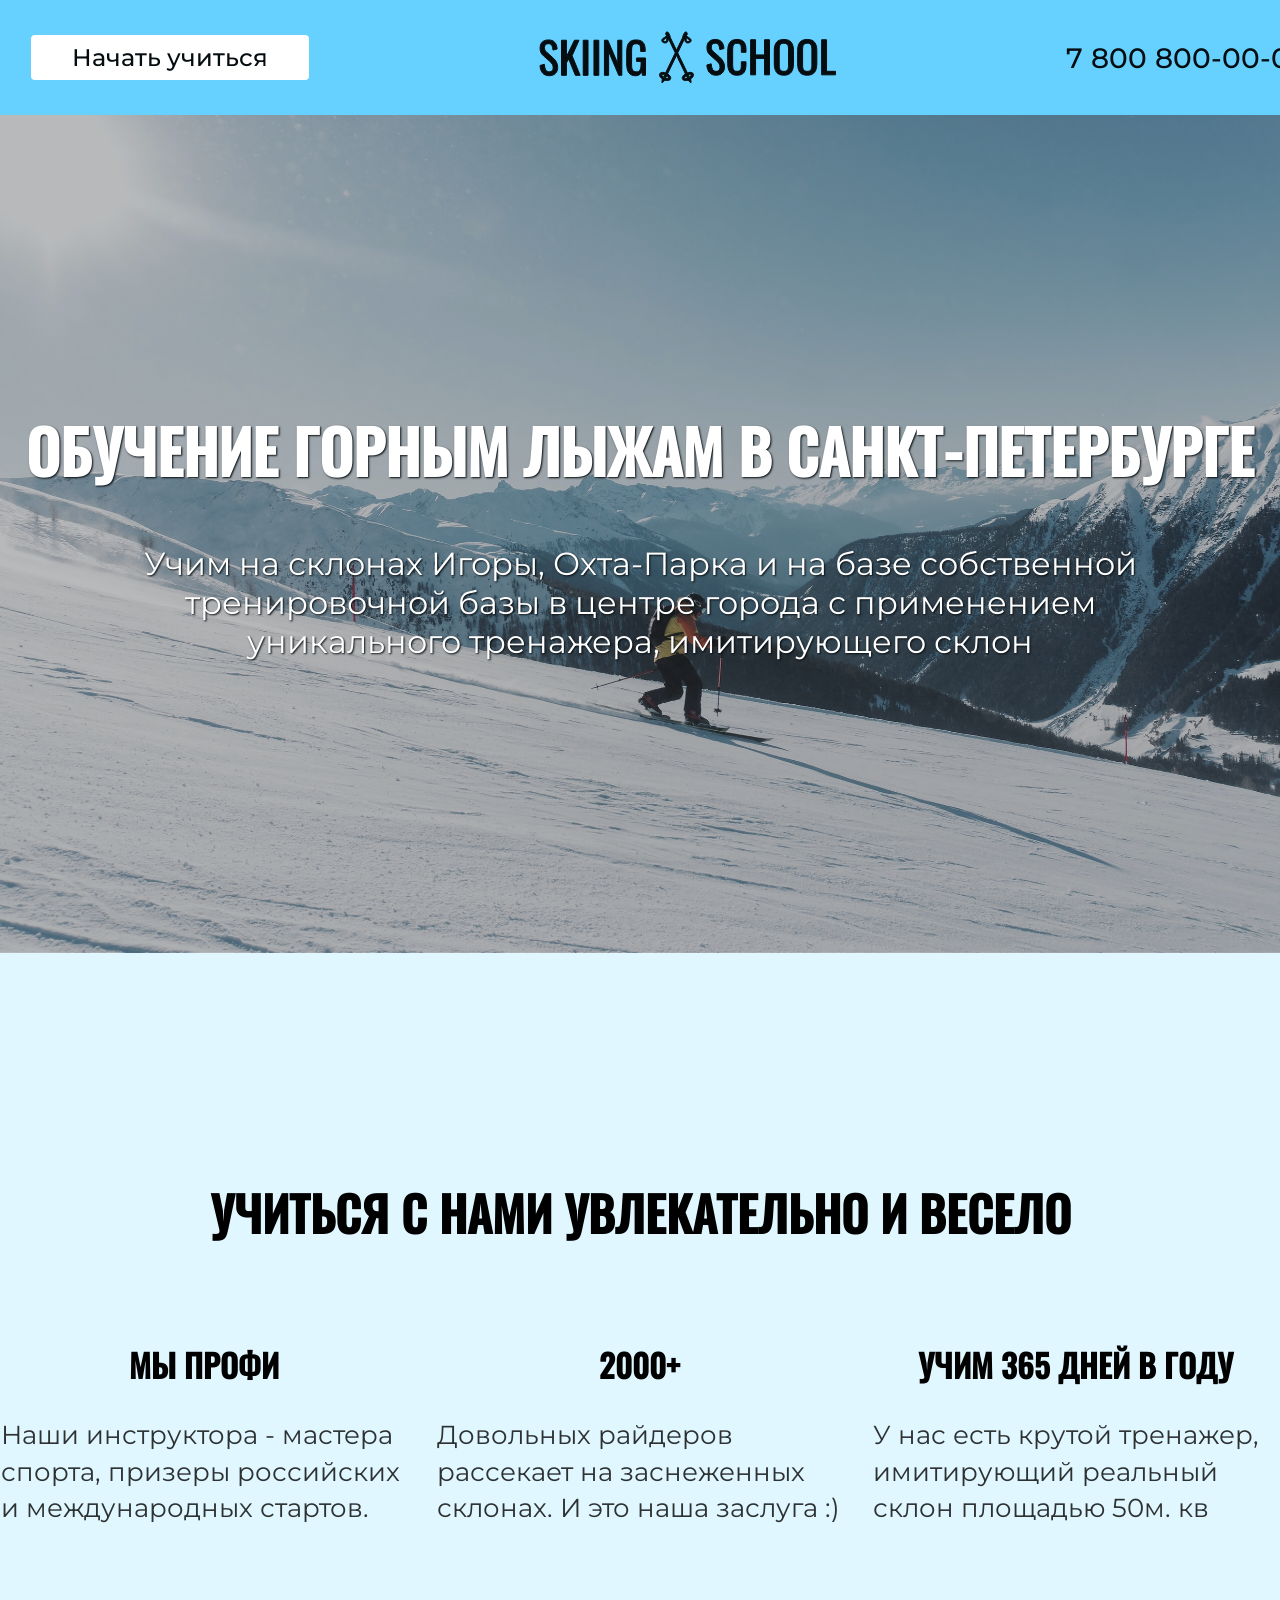
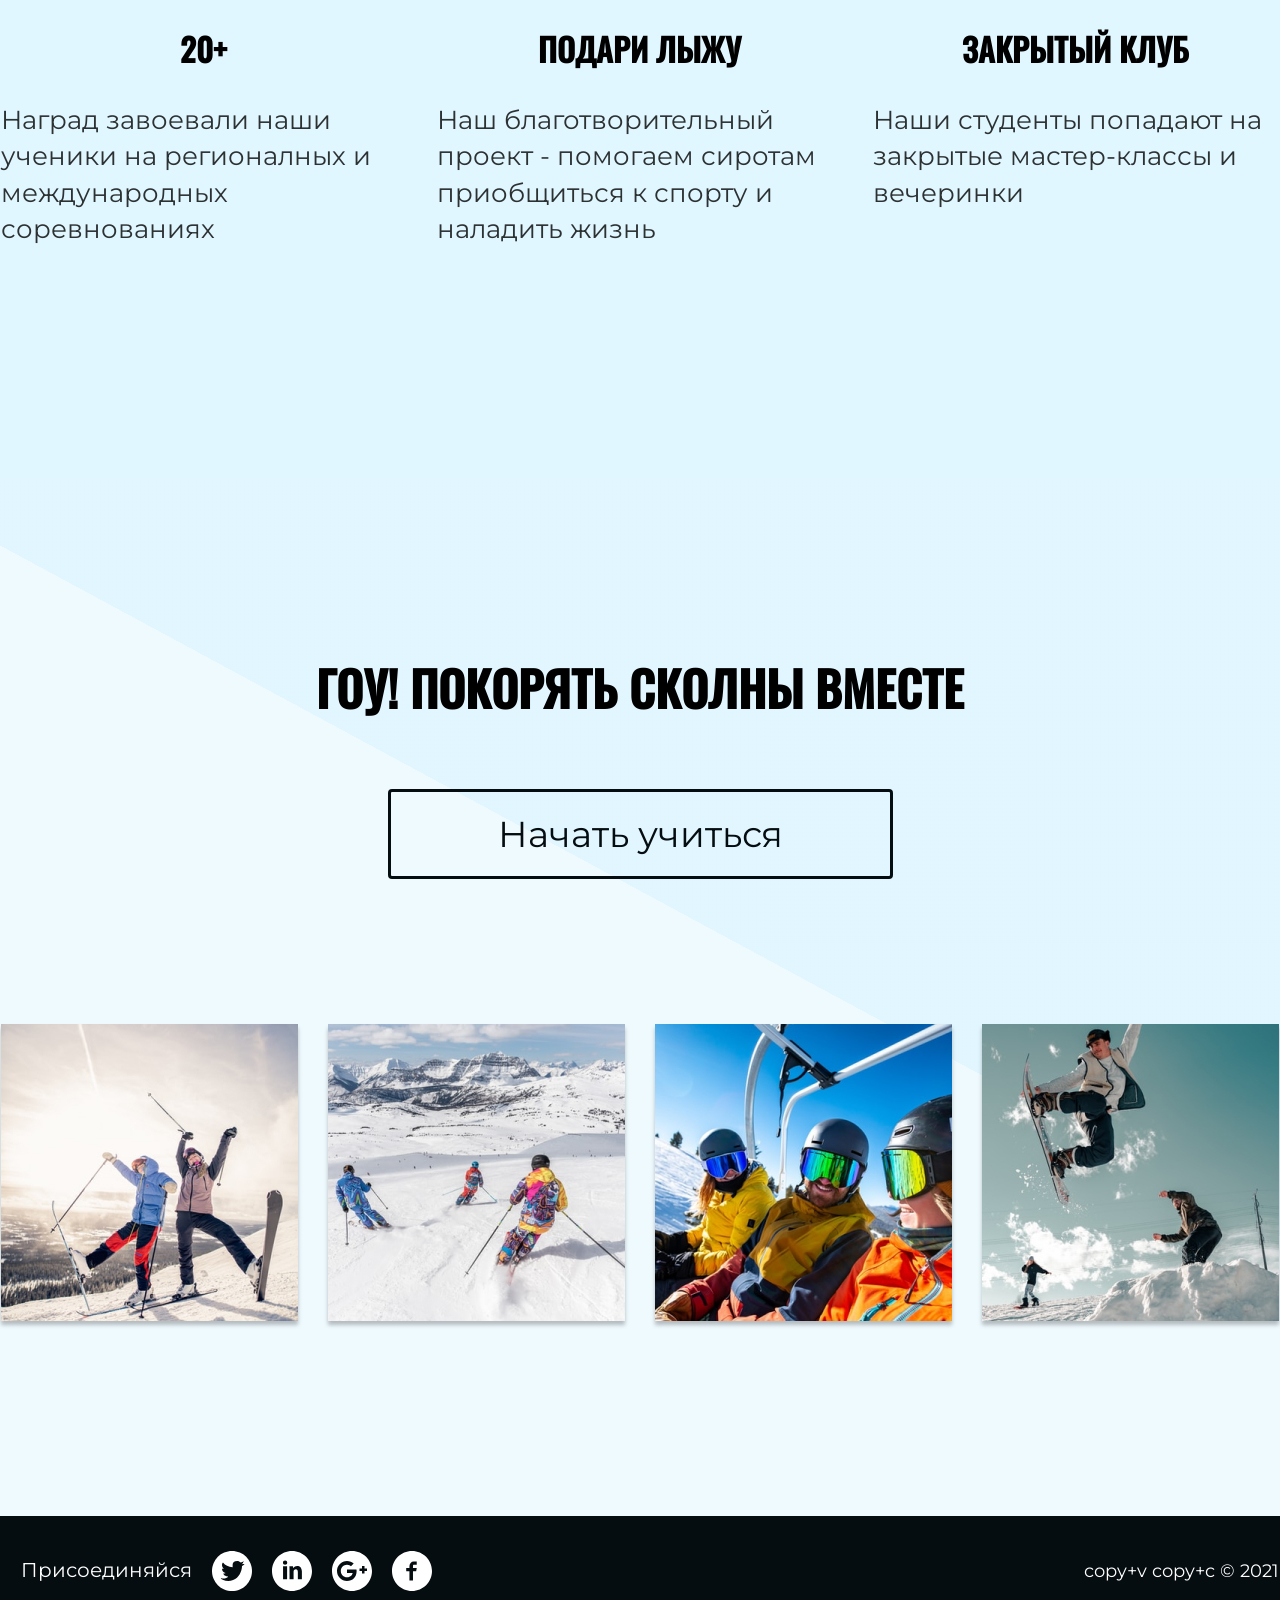
<file: index.html>
<!DOCTYPE html>
<html lang="ru">
  <head>
    <meta charset="UTF-8" />
    <meta http-equiv="X-UA-Compatible" content="IE=edge" />
    <meta name="viewport" content="width=device-width, initial-scale=1.0" />
    <title>Document</title>
    <link rel="stylesheet" href="styles/style.css" />
    
  </head>
  <body>
    <header class="header">
      <div class="container">
        <div class="header-wrap">
          <a href="#" class="btn btn-header">Начать учиться</a>
          <img src="image/icons/logo.svg" alt="">
          <a href="tel:+78008000000" class="number">7 800 800-00-00</a>
        </div>
      </div>
    </header>

    <main class="main">
      <section class="promo">
        <div class="container">
          <h1> Обучение горным лыжам в санкт-петербурге</h1>
          <p>
            Учим на склонах Игоры, Охта-Парка и на базе собственной<br />
            тренировочной базы в центре города с применением<br />
            уникального тренажера, имитирующего склон
          </p>
        </div>
      </section>

      <section class="features">
        <div class="container">
          <h2 class="features-title">
            Учиться с нами увлекательно и весело
          </h2>
          <div class="features-wrap">
            <div class="features-item">
              <div class="feature-card">
                <h3 class="features-heading">Мы профи</h3>
                <p class="features-desc">
                  Наши инструктора - мастера спорта, призеры российских и
                  международных стартов.
                </p>
              </div>
            </div>
            <div class="features-item">
              <div class="feature-card">
                <h3 class="features-heading">2000+</h3>
                <p class="features-desc">
                  Довольных райдеров рассекает на заснеженных склонах. И это
                  наша заслуга :)
                </p>
              </div>
            </div>
            <div class="features-item">
              <div class="feature-card">
                <h3 class="features-heading">Учим 365 дней в году</h3>
                <p class="features-desc">
                  У нас есть крутой тренажер, имитирующий реальный склон
                  площадью 50м. кв
                </p>
              </div>
            </div>
            <div class="features-item">
              <div class="feature-card">
                <h3 class="features-heading">20+</h3>
                <p class="features-desc">
                  Наград завоевали наши ученики на регионалных и международных
                  соревнованиях
                </p>
              </div>
            </div>
            <div class="features-item">
              <div class="feature-card">
                <h3 class="features-heading">Подари лыжу</h3>
                <p class="features-desc">
                  Наш благотворительный проект - помогаем сиротам приобщиться к
                  спорту и наладить жизнь
                </p>
              </div>
            </div>
            <div class="features-item">
              <div class="feature-card">
                <h3 class="features-heading">Закрытый клуб</h3>
                <p class="features-desc">
                  Наши студенты попадают на закрытые мастер-классы и вечеринки
                </p>
              </div>
            </div>
          </div>
        </div>
      </section>

      <section class="lead">
        <div class="container">
          <h2 class="lead-text">Гоу! Покорять сколны вместе</h2>
          <a href="#" class="btn btn-lead">Начать учиться</a>
          <div class="lead-wrap">
            <div class="lead-img">
              <img src="image/photo-lead1.jpg" alt="" />
            </div>
            <div class="lead-img">
              <img src="image/photo-lead2.jpg" alt="" />
            </div>
            <div class="lead-img">
              <img src="image/photo-lead3.jpg" alt="" />
            </div>
            <div class="lead-img">
              <img src="image/photo-lead4.jpg" alt="" />
            </div>

          </div>
        </div>
      </section>
    </main>

    <footer class="footer">
      <div class="container">
        <div class="footer-wrap">
          <div class="footer-social">
            <p class="soc-link">Присоединяйся</p>
            <a href="#" style="background-image: url(image/icons/twitter.svg);" title="Мы в twitter" class="soc-items"></a>
            <a href="#" style="background-image: url(image/icons/linkedIn.svg);" title="Мы в linked in" class="soc-items"></a>
            <a href="#" style="background-image: url(image/icons/google+.svg);" title="Мы в Google+" class="soc-items"></a>
            <a href="#" style="background-image: url(image/icons/facebook.svg);" title="Мы в facebook" class="soc-items"></a>
          </div>

          <div class="footer-copy">
            <p class="copyright">copy+v copy+c © 2021</p>
          </div>
        </div>
      </div>
    </footer>
  </body>
</html>
</file>
<file: styles/style.css>
/* montserrat-regular - latin_cyrillic */
@font-face {
  font-family: "Montserrat";
  font-style: normal;
  font-weight: 400;
  src: local(""),
    url("../fonts/montserrat-v23-latin_cyrillic-regular.woff2") format("woff2"),
    /* Chrome 26+, Opera 23+, Firefox 39+ */
      url("../fonts/montserrat-v23-latin_cyrillic-regular.woff") format("woff"); /* Chrome 6+, Firefox 3.6+, IE 9+, Safari 5.1+ */
}
/* montserrat-500 - latin_cyrillic */
@font-face {
  font-family: "Montserrat";
  font-style: normal;
  font-weight: 500;
  src: local(""),
    url("../fonts/montserrat-v23-latin_cyrillic-500.woff2") format("woff2"),
    /* Chrome 26+, Opera 23+, Firefox 39+ */
      url("../fonts/montserrat-v23-latin_cyrillic-500.woff") format("woff"); /* Chrome 6+, Firefox 3.6+, IE 9+, Safari 5.1+ */
}

/* oswald-500 - latin_cyrillic */
@font-face {
  font-family: "Oswald";
  font-style: normal;
  font-weight: 500;
  src: local(""),
    url("../fonts/oswald-v47-latin_cyrillic-500.woff2") format("woff2"),
    /* Chrome 26+, Opera 23+, Firefox 39+ */
      url("../fonts/oswald-v47-latin_cyrillic-500.woff") format("woff"); /* Chrome 6+, Firefox 3.6+, IE 9+, Safari 5.1+ */
}

/* common */

* {
  /* примени ко всем элементам */
  box-sizing: border-box;
}

body {
  margin: 0px;
  font-family: "Montserrat", sans-serif;
  background: rgba(102, 209, 255, .1); 
}

.btn {
  text-decoration: none;
  display: inline-block;
}

img {
  display: block; /* убирает отступ под изображением */
  max-width: 100%;
}

.container {
  width: 1278px;
  margin: 0 auto;
}
/* header */

.header {
  background: #66d1ff;
  padding: 31px;
}

h1 {
  text-transform: uppercase;
}

.header-wrap {
  display: flex;
  justify-content: space-between;
  align-items: center;
}

.logo {
  width: 298px; 
  height: 53px;
  fill: none;
}

.btn-header {
  min-width: 276px;
  font-weight: 500;
  font-size: 24px;
  line-height: 29px;
  background-color: #ffffff;
  color: #060D10;
  border-radius: 4px;
  padding: 8px 41px;
  /* box-shadow: (0px 0px 3px rgba(255, 255, 255, 0.25)); */
}


.number {
  text-decoration: none;
  font-size: 28px;
  line-height: 34px;
  color: #060d10;
  font-weight: 500;
}
/* promo */

.promo {
  padding: 240px 0 260px;
  margin: 0 auto;
  text-align: center;
  background-image: linear-gradient(0deg, rgba(6, 13, 16, 0.25),
   rgba(6, 13, 16, 0.25)), url(../image/promo.png);
  background-repeat: no-repeat;
  background-size: cover;
  background-position: center center;
  color: #ffffff;
  text-shadow: 1px 1px 2px #060d10;
}

.promo h1 {
  font-family: "Oswald", sans-serif;
  font-size: 60px;
  line-height: 89px;
}
.promo p {
  font-size: 32px;
  line-height: 39px;
}

/* features */
.features {
  padding: 170px 0px;
  text-align: center;
  display: flex;
  background: rgba(102, 209, 255, .1);
}

.features h2 {
  text-transform: uppercase;
}

.features-wrap {
  display: flex;
  flex-wrap: wrap;
  margin-left: -15px;
  margin-right: -15px;
}
.features-item {
  width: 33.33%;
  padding: 15px;
  margin-top: 20px;
  margin-bottom: 20px;
}

.features-title {
  font-family: "Oswald", sans-serif;
  font-size: 48px;
  line-height: 167%;
  margin: 50px 0;
}

.features-heading {
  font-family: "Oswald";
  margin: 0px;
  font-size: 32px;
  line-height: 167%;
  text-transform: uppercase;
}

.features-desc {
  font-family: "Montserrat", sans-serif;
  font-weight: 400;
  font-size: 26px;
  line-height: 140%;
  opacity: 0.8;
  text-align: left;
}

.lead {
  padding: 170px 0px 90px;
  text-align: center;
  background: linear-gradient(208.35deg,
   rgba(102, 209, 255, .1) 43.85%,
   rgba(196, 196, 196, 0) 43.86%);
   mix-blend-mode: normal;

}

.lead-text {
  text-transform: uppercase;
  margin: 0;
  padding-bottom: 60px;
}

.btn-lead {
  min-width: 505px;
  font-size: 36px;
  line-height: 44px;
  padding: 20px 107px;
  background-color: rgba(0, 0, 0, .0);
  color: rgba(6, 13, 16, 1);
  border: 3px solid #060D10;
  box-sizing: border-box;
  border-radius: 4px;
}

.lead-wrap {
  display: flex;
  justify-content: space-between;
  align-items: center;
  margin:130px 0 90px ;
  margin-left: -15px;
  margin-right: -15px;
}

.lead-img{
  width: 25%;
  padding: 15px;
  height: 100%;
}

.lead-img img {
  box-shadow: 0px 4px 4px rgba(0, 0, 0, 0.25);
}

.lead-text {
  font-family: "Oswald", sans-serif;
  font-size: 48px;
  line-height: 167%;
}

/* footer */
.footer {
  padding-top: 35px;
  padding-bottom: 35px;
  background: #060d10;
  color: #ffffff;
}

.footer-wrap {
display: flex;
align-items: center;
justify-content: space-between;
}

.footer-social  {
  display: flex;
  justify-content: space-between;
  align-items: center;
}

.footer-copy {
  justify-content: flex-end;
}

.soc-link {
  font-size: 20px;
  line-height: 167%;
  margin: 0;
  margin-left: 20px;
}

.social-link {
  margin: 10px;
}

.copyright {
  margin: 0;
  font-size: 18px;
  line-height: 22px;
  display: flex;
  justify-content: flex-end;
}

.soc-items {
  margin-left: 20px;
  width: 40px;
  height: 40px;
  fill: none;
}
</file>
